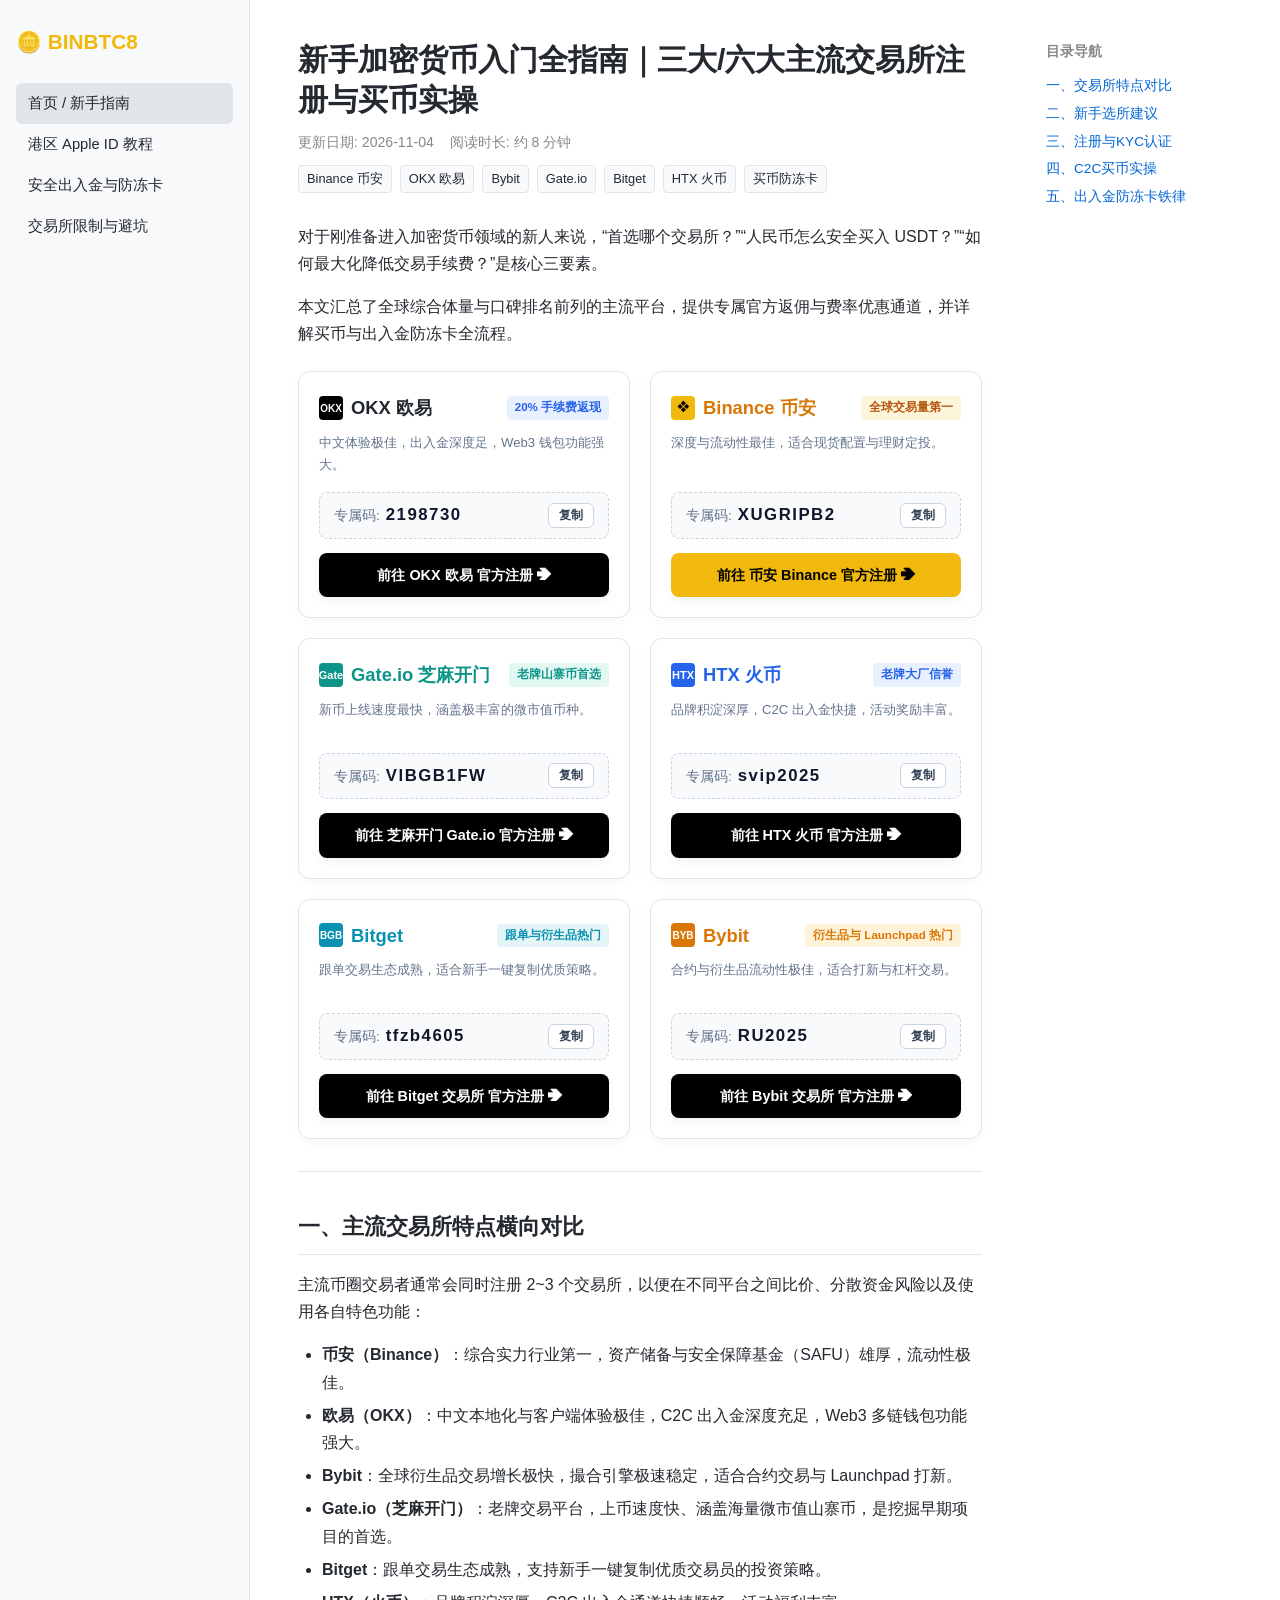
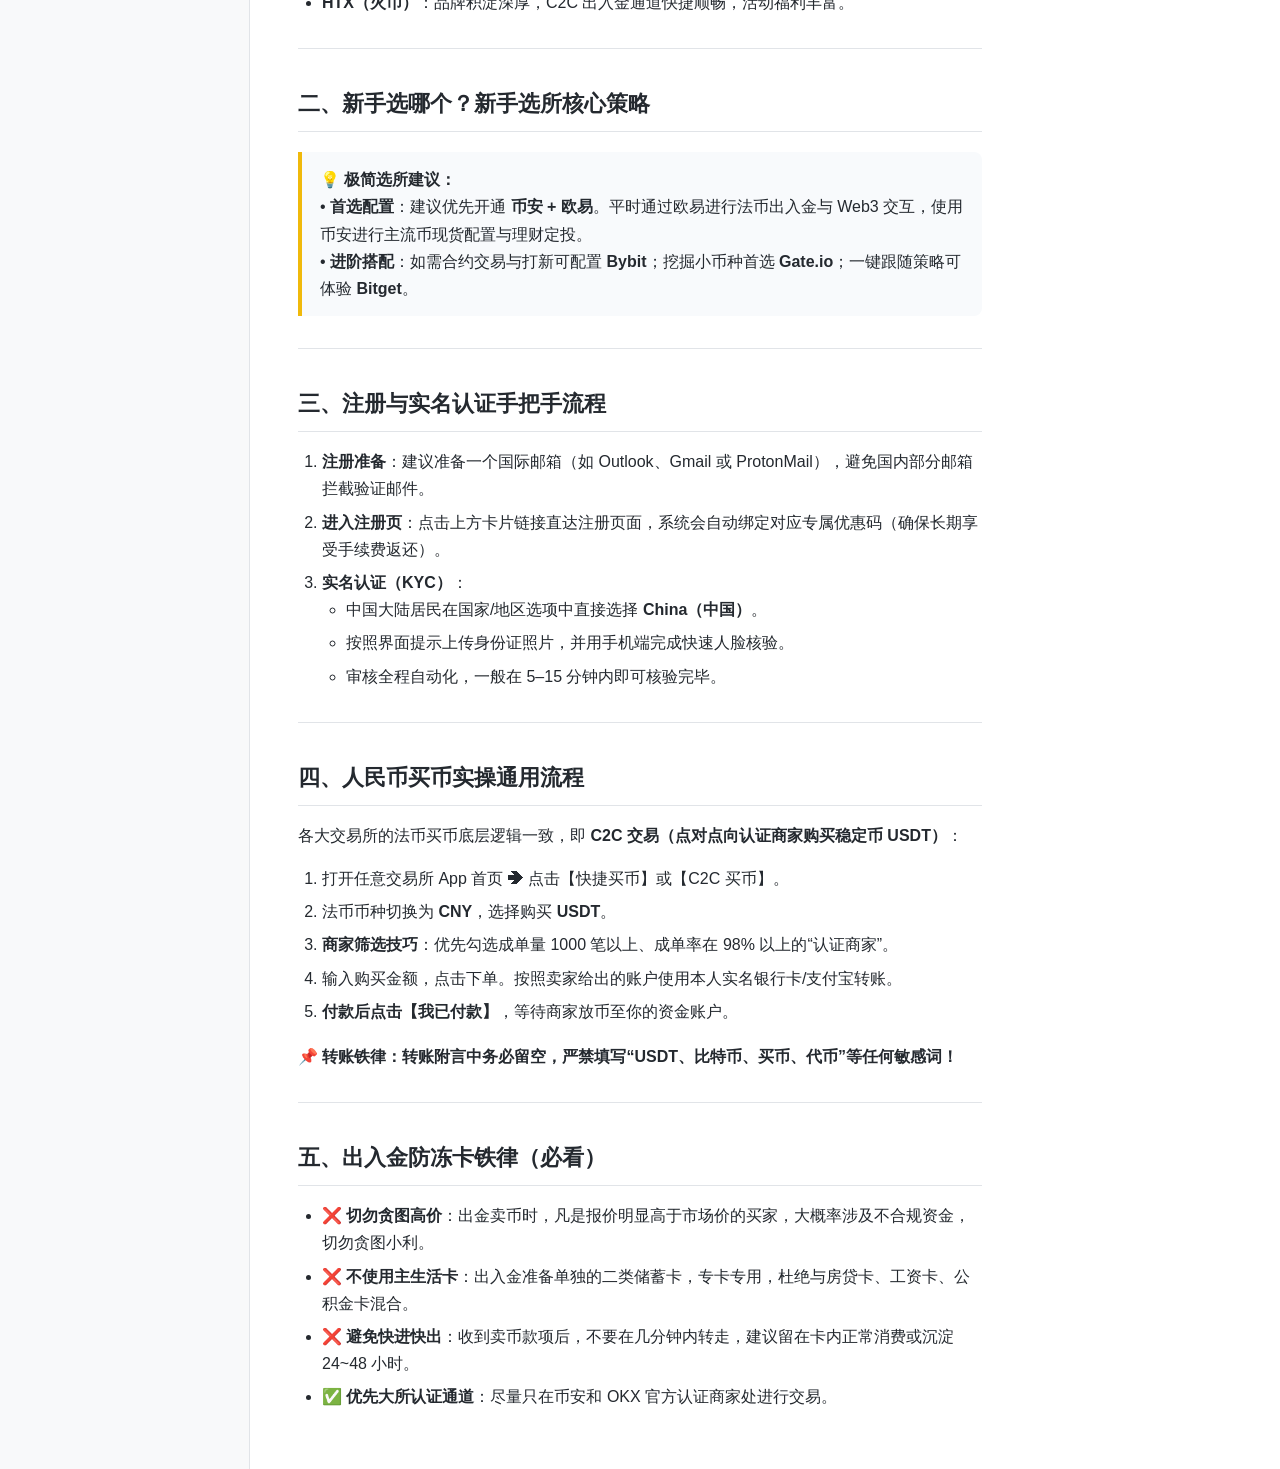
<file: index.html>
<!doctype html>
<html lang="zh-CN" dir="ltr">
<head>
  <meta name="msvalidate.01" content="3D494A8F7989F3C153BA812B523965C5" />
  <meta charset="UTF-8">
  <meta name="viewport" content="width=device-width, initial-scale=1.0">
  <title>新手加密货币入门全指南｜两大/六大主流交易所注册与买币实操 | BINBTC8</title>
  <meta name="description" content="2026最新加密货币入门指南。详细对比全球主流交易所的注册流程、专属返佣优惠、C2C买币实操与安全防冻卡技巧。">
  <link rel="canonical" href="https://binbtc8.github.io/">
  <link rel="icon" href="https://cdn.jsdelivr.net/gh/twitter/twemoji@14.0.2/assets/72x72/1f1ed-1f1f0.png">
  
  <link rel="stylesheet" href="./style.css">
  <script src="./config.js"></script>

  <style>
    /* 强行兼容内联 SVG Logo 样式 */
    .ex-svg-logo {
      width: 24px;
      height: 24px;
      border-radius: 6px;
      flex-shrink: 0;
    }
  </style>
</head>
<body>

<div class="layout">
  <!-- 左侧导航 -->
  <aside class="menu-aside">
    <div class="brand-title">🪙 BINBTC8</div>
    <ul class="menu-list">
      <li class="menu-item active"><a href="./index.html">首页 / 新手指南</a></li>
      <li class="menu-item"><a href="./apple-id.html">港区 Apple ID 教程</a></li>
      <li class="menu-item"><a href="./c2c-deposit.html">安全出入金与防冻卡</a></li>
      <li class="menu-item"><a href="./restrictions.html">交易所限制与避坑</a></li>
    </ul>
  </aside>

  <!-- 中间正文区 -->
  <main class="content-area markdown-body">
    <header class="post-header">
      <h1 class="post-title">新手加密货币入门全指南｜三大/六大主流交易所注册与买币实操</h1>
      <div class="post-meta">
        <span>更新日期: 2026-11-04</span>
        <span>阅读时长: 约 8 分钟</span>
      </div>
      <div class="post-tags">
        <span class="tag">Binance 币安</span>
        <span class="tag">OKX 欧易</span>
        <span class="tag">Bybit</span>
        <span class="tag">Gate.io</span>
        <span class="tag">Bitget</span>
        <span class="tag">HTX 火币</span>
        <span class="tag">买币防冻卡</span>
      </div>
    </header>

    <p>对于刚准备进入加密货币领域的新人来说，“首选哪个交易所？”“人民币怎么安全买入 USDT？”“如何最大化降低交易手续费？”是核心三要素。</p>
    <p>本文汇总了全球综合体量与口碑排名前列的主流平台，提供专属官方返佣与费率优惠通道，并详解买币与出入金防冻卡全流程。</p>

    <!-- 交易所 6 大平台标准化视觉网格 -->
    <div class="exchange-main-grid">
      
      <!-- 欧易 OKX -->
      <div class="ex-card-box">
        <div>
          <div class="ex-header-row">
            <div class="ex-title-left">
              <!-- OKX 国内直连纯文本图形 Logo -->
              <div class="ex-svg-logo" style="background:#000; color:#fff; display:flex; align-items:center; justify-content:center; font-weight:900; font-size:10px; border-radius:4px;">OKX</div>
              <span class="ex-name" data-ex="okx" data-field="name">OKX 欧易</span>
            </div>
            <span class="badge-tag">20% 手续费返现</span>
          </div>
          <p class="ex-desc" data-ex="okx" data-field="desc">--</p>
        </div>
        <div>
          <div class="ex-code-container">
            <span class="code-label-text">专属码:<strong class="code-val-text" data-ex="okx" data-field="code">--</strong></span>
            <button class="copy-action-btn" onclick="copyCode('okx')">复制</button>
          </div>
          <a class="ex-action-btn btn-dark" data-ex="okx" data-field="link" target="_blank" rel="noopener">前往 OKX 欧易 官方注册 ➔</a>
        </div>
      </div>

      <!-- 币安 Binance -->
      <div class="ex-card-box">
        <div>
          <div class="ex-header-row">
            <div class="ex-title-left">
              <!-- Binance 黄底图标 -->
              <div class="ex-svg-logo" style="background:#f0b90b; color:#000; display:flex; align-items:center; justify-content:center; font-weight:900; font-size:13px; border-radius:4px;">❖</div>
              <span class="ex-name" style="color:#d97706;" data-ex="binance" data-field="name">币安 Binance</span>
            </div>
            <span class="badge-tag" style="background:rgba(240,185,11,0.15); color:#b45309;">全球交易量第一</span>
          </div>
          <p class="ex-desc" data-ex="binance" data-field="desc">--</p>
        </div>
        <div>
          <div class="ex-code-container">
            <span class="code-label-text">专属码:<strong class="code-val-text" data-ex="binance" data-field="code">--</strong></span>
            <button class="copy-action-btn" onclick="copyCode('binance')">复制</button>
          </div>
          <a class="ex-action-btn btn-binance" data-ex="binance" data-field="link" target="_blank" rel="noopener">前往 币安 Binance 官方注册 ➔</a>
        </div>
      </div>

      <!-- 芝麻开门 Gate.io -->
      <div class="ex-card-box">
        <div>
          <div class="ex-header-row">
            <div class="ex-title-left">
              <div class="ex-svg-logo" style="background:#0d9488; color:#fff; display:flex; align-items:center; justify-content:center; font-weight:900; font-size:11px; border-radius:4px;">Gate</div>
              <span class="ex-name" style="color:#0d9488;" data-ex="gate" data-field="name">芝麻开门 Gate.io</span>
            </div>
            <span class="badge-tag" style="background:rgba(24,193,154,0.12); color:#0d9488;">老牌山寨币首选</span>
          </div>
          <p class="ex-desc" data-ex="gate" data-field="desc">--</p>
        </div>
        <div>
          <div class="ex-code-container">
            <span class="code-label-text">专属码:<strong class="code-val-text" data-ex="gate" data-field="code">--</strong></span>
            <button class="copy-action-btn" onclick="copyCode('gate')">复制</button>
          </div>
          <a class="ex-action-btn btn-dark" data-ex="gate" data-field="link" target="_blank" rel="noopener">前往 芝麻开门 Gate.io 官方注册 ➔</a>
        </div>
      </div>

      <!-- HTX 火币 -->
      <div class="ex-card-box">
        <div>
          <div class="ex-header-row">
            <div class="ex-title-left">
              <div class="ex-svg-logo" style="background:#2563eb; color:#fff; display:flex; align-items:center; justify-content:center; font-weight:900; font-size:11px; border-radius:4px;">HTX</div>
              <span class="ex-name" style="color:#2563eb;" data-ex="htx" data-field="name">HTX 火币</span>
            </div>
            <span class="badge-tag" style="background:rgba(37,99,235,0.1); color:#2563eb;">老牌大厂信誉</span>
          </div>
          <p class="ex-desc" data-ex="htx" data-field="desc">--</p>
        </div>
        <div>
          <div class="ex-code-container">
            <span class="code-label-text">专属码:<strong class="code-val-text" data-ex="htx" data-field="code">--</strong></span>
            <button class="copy-action-btn" onclick="copyCode('htx')">复制</button>
          </div>
          <a class="ex-action-btn btn-dark" data-ex="htx" data-field="link" target="_blank" rel="noopener">前往 HTX 火币 官方注册 ➔</a>
        </div>
      </div>

      <!-- Bitget 交易所 -->
      <div class="ex-card-box">
        <div>
          <div class="ex-header-row">
            <div class="ex-title-left">
              <div class="ex-svg-logo" style="background:#0891b2; color:#fff; display:flex; align-items:center; justify-content:center; font-weight:900; font-size:10px; border-radius:4px;">BGB</div>
              <span class="ex-name" style="color:#0891b2;" data-ex="bitget" data-field="name">Bitget 交易所</span>
            </div>
            <span class="badge-tag" style="background:rgba(8,145,178,0.1); color:#0891b2;">跟单与衍生品热门</span>
          </div>
          <p class="ex-desc" data-ex="bitget" data-field="desc">--</p>
        </div>
        <div>
          <div class="ex-code-container">
            <span class="code-label-text">专属码:<strong class="code-val-text" data-ex="bitget" data-field="code">--</strong></span>
            <button class="copy-action-btn" onclick="copyCode('bitget')">复制</button>
          </div>
          <a class="ex-action-btn btn-dark" data-ex="bitget" data-field="link" target="_blank" rel="noopener">前往 Bitget 交易所 官方注册 ➔</a>
        </div>
      </div>

      <!-- Bybit 交易所 -->
      <div class="ex-card-box">
        <div>
          <div class="ex-header-row">
            <div class="ex-title-left">
              <div class="ex-svg-logo" style="background:#d97706; color:#fff; display:flex; align-items:center; justify-content:center; font-weight:900; font-size:10px; border-radius:4px;">BYB</div>
              <span class="ex-name" style="color:#d97706;" data-ex="bybit" data-field="name">Bybit 交易所</span>
            </div>
            <span class="badge-tag" style="background:rgba(247,166,0,0.15); color:#d97706;">衍生品与 Launchpad 热门</span>
          </div>
          <p class="ex-desc" data-ex="bybit" data-field="desc">--</p>
        </div>
        <div>
          <div class="ex-code-container">
            <span class="code-label-text">专属码:<strong class="code-val-text" data-ex="bybit" data-field="code">--</strong></span>
            <button class="copy-action-btn" onclick="copyCode('bybit')">复制</button>
          </div>
          <a class="ex-action-btn btn-dark" data-ex="bybit" data-field="link" target="_blank" rel="noopener">前往 Bybit 交易所 官方注册 ➔</a>
        </div>
      </div>

    </div>

    <hr>

    <h2 id="一主流交易所特点横向对比">一、主流交易所特点横向对比</h2>
    <p>主流币圈交易者通常会同时注册 2~3 个交易所，以便在不同平台之间比价、分散资金风险以及使用各自特色功能：</p>
    <ul>
      <li><strong>币安（Binance）</strong>：综合实力行业第一，资产储备与安全保障基金（SAFU）雄厚，流动性极佳。</li>
      <li><strong>欧易（OKX）</strong>：中文本地化与客户端体验极佳，C2C 出入金深度充足，Web3 多链钱包功能强大。</li>
      <li><strong>Bybit</strong>：全球衍生品交易增长极快，撮合引擎极速稳定，适合合约交易与 Launchpad 打新。</li>
      <li><strong>Gate.io（芝麻开门）</strong>：老牌交易平台，上币速度快、涵盖海量微市值山寨币，是挖掘早期项目的首选。</li>
      <li><strong>Bitget</strong>：跟单交易生态成熟，支持新手一键复制优质交易员的投资策略。</li>
      <li><strong>HTX（火币）</strong>：品牌积淀深厚，C2C 出入金通道快捷顺畅，活动福利丰富。</li>
    </ul>

    <hr>

    <h2 id="二新手选哪个新手选所核心策略">二、新手选哪个？新手选所核心策略</h2>
    <div class="callout">
      <strong>💡 极简选所建议：</strong><br>
      • <strong>首选配置</strong>：建议优先开通 <strong>币安 + 欧易</strong>。平时通过欧易进行法币出入金与 Web3 交互，使用币安进行主流币现货配置与理财定投。<br>
      • <strong>进阶搭配</strong>：如需合约交易与打新可配置 <strong>Bybit</strong>；挖掘小币种首选 <strong>Gate.io</strong>；一键跟随策略可体验 <strong>Bitget</strong>。
    </div>

    <hr>

    <h2 id="三注册与实名认证手把手流程">三、注册与实名认证手把手流程</h2>
    <ol>
      <li><strong>注册准备</strong>：建议准备一个国际邮箱（如 Outlook、Gmail 或 ProtonMail），避免国内部分邮箱拦截验证邮件。</li>
      <li><strong>进入注册页</strong>：点击上方卡片链接直达注册页面，系统会自动绑定对应专属优惠码（确保长期享受手续费返还）。</li>
      <li><strong>实名认证（KYC）</strong>：
        <ul>
          <li>中国大陆居民在国家/地区选项中直接选择 <strong>China（中国）</strong>。</li>
          <li>按照界面提示上传身份证照片，并用手机端完成快速人脸核验。</li>
          <li>审核全程自动化，一般在 5–15 分钟内即可核验完毕。</li>
        </ul>
      </li>
    </ol>

    <hr>

    <h2 id="四人民币买币实操通用流程">四、人民币买币实操通用流程</h2>
    <p>各大交易所的法币买币底层逻辑一致，即 <strong>C2C 交易（点对点向认证商家购买稳定币 USDT）</strong>：</p>
    <ol>
      <li>打开任意交易所 App 首页 ➔ 点击【快捷买币】或【C2C 买币】。</li>
      <li>法币币种切换为 <strong>CNY</strong>，选择购买 <strong>USDT</strong>。</li>
      <li><strong>商家筛选技巧</strong>：优先勾选成单量 1000 笔以上、成单率在 98% 以上的“认证商家”。</li>
      <li>输入购买金额，点击下单。按照卖家给出的账户使用本人实名银行卡/支付宝转账。</li>
      <li><strong>付款后点击【我已付款】</strong>，等待商家放币至你的资金账户。</li>
    </ol>
    <p>📌 <strong>转账铁律：转账附言中务必留空，严禁填写“USDT、比特币、买币、代币”等任何敏感词！</strong></p>

    <hr>

    <h2 id="五出入金防冻卡铁律必看">五、出入金防冻卡铁律（必看）</h2>
    <ul>
      <li>❌ <strong>切勿贪图高价</strong>：出金卖币时，凡是报价明显高于市场价的买家，大概率涉及不合规资金，切勿贪图小利。</li>
      <li>❌ <strong>不使用主生活卡</strong>：出入金准备单独的二类储蓄卡，专卡专用，杜绝与房贷卡、工资卡、公积金卡混合。</li>
      <li>❌ <strong>避免快进快出</strong>：收到卖币款项后，不要在几分钟内转走，建议留在卡内正常消费或沉淀 24~48 小时。</li>
      <li>✅ <strong>优先大所认证通道</strong>：尽量只在币安和 OKX 官方认证商家处进行交易。</li>
    </ul>
  </main>

  <!-- 右侧目录 -->
  <aside class="toc-aside">
    <div class="toc-title">目录导航</div>
    <ul class="toc-list">
      <li><a href="#一主流交易所特点横向对比">一、交易所特点对比</a></li>
      <li><a href="#二新手选哪个新手选所核心策略">二、新手选所建议</a></li>
      <li><a href="#三注册与实名认证手把手流程">三、注册与KYC认证</a></li>
      <li><a href="#四人民币买币实操通用流程">四、C2C买币实操</a></li>
      <li><a href="#五出入金防冻卡铁律必看">五、出入金防冻卡铁律</a></li>
    </ul>
  </aside>
</div>

<!-- Toast 提示弹窗 -->
<div id="toast">邀请码已成功复制到剪贴板！</div>

<script>
  document.addEventListener("DOMContentLoaded", () => {
    if (!window.SITE_CONFIG || !window.SITE_CONFIG.exchanges) return;
    const config = window.SITE_CONFIG.exchanges;

    document.querySelectorAll("[data-ex]").forEach(el => {
      const exKey = el.getAttribute("data-ex");
      const field = el.getAttribute("data-field");
      
      if (!config[exKey]) return;
      const data = config[exKey];

      if (field === "link") {
        el.href = data.link;
      } else if (field === "code") {
        el.textContent = data.code;
      } else if (field === "name") {
        el.textContent = data.name;
      } else if (field === "desc") {
        el.textContent = data.desc;
      }
    });
  });

  function copyCode(exKey) {
    if (!window.SITE_CONFIG || !window.SITE_CONFIG.exchanges[exKey]) return;
    const code = window.SITE_CONFIG.exchanges[exKey].code;
    
    navigator.clipboard.writeText(code).then(() => {
      const toast = document.getElementById("toast");
      toast.style.display = "block";
      setTimeout(() => {
        toast.style.display = "none";
      }, 2000);
    });
  }
</script>

</body>
</html>
</file>
<file: style.css>
:root {
  --bg: #ffffff;
  --text: #24292f;
  --border: #e1e4e8;
  --sidebar-bg: #f8f9fa;
  --link: #0366d6;
  --code-bg: #f8fafc;
}

@media (prefers-color-scheme: dark) {
  :root {
    --bg: #181a20;
    --text: #eaecef;
    --border: #2b313a;
    --sidebar-bg: #1e2329;
    --link: #58a6ff;
    --code-bg: #1e232a;
  }
}

* { box-sizing: border-box; margin: 0; padding: 0; }

body {
  font-family: -apple-system, BlinkMacSystemFont, "Segoe UI", Roboto, Helvetica, Arial, sans-serif;
  background: var(--bg);
  color: var(--text);
  line-height: 1.7;
}

a { color: var(--link); text-decoration: none; }
a:hover { text-decoration: underline; }

.layout {
  display: flex;
  max-width: 1380px;
  margin: 0 auto;
  min-height: 100vh;
}

/* --- 左侧导航栏 --- */
.menu-aside {
  width: 250px;
  background: var(--sidebar-bg);
  border-right: 1px solid var(--border);
  padding: 24px 16px;
  flex-shrink: 0;
}

.brand-title {
  font-size: 1.3rem;
  font-weight: 800;
  color: #f0b90b;
  margin-bottom: 24px;
}

.menu-list { list-style: none; }

.menu-item a {
  display: block;
  padding: 8px 12px;
  border-radius: 6px;
  color: var(--text);
  font-size: 0.92rem;
  font-weight: 500;
}

.menu-item.active a, .menu-item a:hover {
  background: var(--border);
  text-decoration: none;
}

/* --- 正文内容区 --- */
.content-area {
  flex: 1;
  padding: 40px 48px;
  max-width: 840px;
  min-width: 0;
}

.post-header { margin-bottom: 30px; }
.post-title { font-size: 1.9rem; line-height: 1.3; margin-bottom: 12px; }
.post-meta { font-size: 0.88rem; color: #888; display: flex; gap: 16px; }
.post-tags { display: flex; gap: 8px; margin-top: 10px; flex-wrap: wrap; }
.tag {
  background: var(--code-bg);
  border: 1px solid var(--border);
  font-size: 0.8rem;
  padding: 2px 8px;
  border-radius: 4px;
}

/* --- 交易所卡片全宽网格 --- */
.exchange-main-grid {
  display: grid;
  grid-template-columns: repeat(2, 1fr);
  gap: 20px;
  margin: 24px 0 32px;
}

.ex-card-box {
  background: var(--bg);
  border: 1px solid var(--border);
  border-radius: 12px;
  padding: 20px;
  display: flex;
  flex-direction: column;
  justify-content: space-between;
  box-shadow: 0 4px 12px rgba(0, 0, 0, 0.03);
  transition: all 0.25s ease;
}

.ex-card-box:hover {
  transform: translateY(-3px);
  box-shadow: 0 8px 24px rgba(0, 0, 0, 0.08);
}

.ex-header-row {
  display: flex;
  justify-content: space-between;
  align-items: center;
  margin-bottom: 8px;
}

.ex-title-left {
  display: flex;
  align-items: center;
  gap: 8px;
}

.ex-logo {
  width: 24px;
  height: 24px;
  border-radius: 4px;
  object-fit: contain;
}

.ex-name { font-size: 1.15rem; font-weight: 800; }
.ex-desc { font-size: 0.82rem; color: #64748b; margin-bottom: 12px; min-height: 38px; }

.badge-tag {
  font-size: 0.72rem;
  font-weight: 700;
  padding: 2px 8px;
  border-radius: 4px;
  background: rgba(37, 99, 235, 0.1);
  color: #2563eb;
}

/* --- 核心优化：高清晰度全宽邀请码框 --- */
.ex-code-container {
  background: var(--code-bg) !important;
  border: 1px dashed #cbd5e1 !important;
  border-radius: 8px !important;
  padding: 8px 14px !important;
  margin-bottom: 14px !important;
  display: flex !important;
  justify-content: space-between !important;
  align-items: center !important;
  width: 100% !important;
}

.code-label-text { font-size: 0.85rem; color: #64748b; }

.code-val-text {
  font-family: -apple-system, BlinkMacSystemFont, "Segoe UI", Roboto, "Helvetica Neue", Arial, sans-serif !important;
  font-size: 1.05rem !important;
  font-weight: 800 !important;
  color: #0f172a !important;
  letter-spacing: 1.5px !important; /* 强制间距提高识别度 */
  margin-left: 6px;
}

.copy-action-btn {
  background: #ffffff !important;
  border: 1px solid #cbd5e1 !important;
  border-radius: 6px !important;
  padding: 3px 10px !important;
  font-size: 0.78rem !important;
  font-weight: 700 !important;
  color: #334155 !important;
  cursor: pointer !important;
  transition: all 0.2s !important;
}

.copy-action-btn:hover {
  background: #e2e8f0 !important;
  color: #0f172a !important;
}

/* --- 全宽行动主按钮 --- */
.ex-action-btn {
  display: block;
  width: 100%;
  text-align: center;
  padding: 10px 0;
  border-radius: 8px;
  font-weight: 700;
  font-size: 0.9rem;
  text-decoration: none !important;
  transition: opacity 0.2s;
  box-shadow: 0 4px 10px rgba(0,0,0,0.05);
}

.ex-action-btn:hover { opacity: 0.88; }

.btn-dark { background: #000000; color: #ffffff !important; }
.btn-binance { background: #f0b90b; color: #000000 !important; }

/* --- 正文与 Markdown 文章排版 --- */
.markdown-body h2 {
  font-size: 1.4rem;
  margin: 36px 0 16px;
  padding-bottom: 8px;
  border-bottom: 1px solid var(--border);
}

.markdown-body h3 { font-size: 1.15rem; margin: 22px 0 12px; }
.markdown-body p { margin-bottom: 16px; }
.markdown-body ul, .markdown-body ol { margin-bottom: 18px; padding-left: 24px; }
.markdown-body li { margin-bottom: 6px; }
.markdown-body hr { border: none; border-top: 1px solid var(--border); margin: 32px 0; }

.callout {
  background: var(--code-bg);
  border-left: 4px solid #f0b90b;
  padding: 14px 18px;
  border-radius: 0 8px 8px 0;
  margin: 20px 0;
}

.callout-warning {
  border-left-color: #f85149;
  background: rgba(248, 81, 73, 0.04);
}

/* --- 右侧目录 --- */
.toc-aside {
  width: 250px;
  padding: 40px 16px;
  flex-shrink: 0;
  position: sticky;
  top: 0;
  height: 100vh;
  overflow-y: auto;
  font-size: 0.85rem;
}

.toc-title { font-weight: 700; margin-bottom: 12px; color: #888; text-transform: uppercase; }
.toc-list { list-style: none; line-height: 1.6; }
.toc-list li { margin-bottom: 6px; }

/* --- Toast 弹窗 --- */
#toast {
  position: fixed;
  bottom: 30px;
  left: 50%;
  transform: translateX(-50%);
  background: rgba(15, 23, 42, 0.9);
  color: #fff;
  padding: 8px 18px;
  border-radius: 20px;
  font-size: 0.85rem;
  z-index: 999;
  display: none;
  box-shadow: 0 4px 12px rgba(0,0,0,0.15);
}

/* --- 暗黑模式与自适应细节 --- */
@media (prefers-color-scheme: dark) {
  .btn-dark { background: #ffffff; color: #000000 !important; }
  .code-val-text { color: #f8fafc !important; }
  .copy-action-btn {
    background: #334155 !important;
    border-color: #475569 !important;
    color: #f8fafc !important;
  }
}

@media (max-width: 1080px) { .toc-aside { display: none; } }
@media (max-width: 768px) {
  .layout { flex-direction: column; }
  .menu-aside { width: 100%; border-right: none; border-bottom: 1px solid var(--border); padding: 16px; }
  .content-area { padding: 24px 16px; }
  .exchange-main-grid { grid-template-columns: 1fr; }
}
</file>
